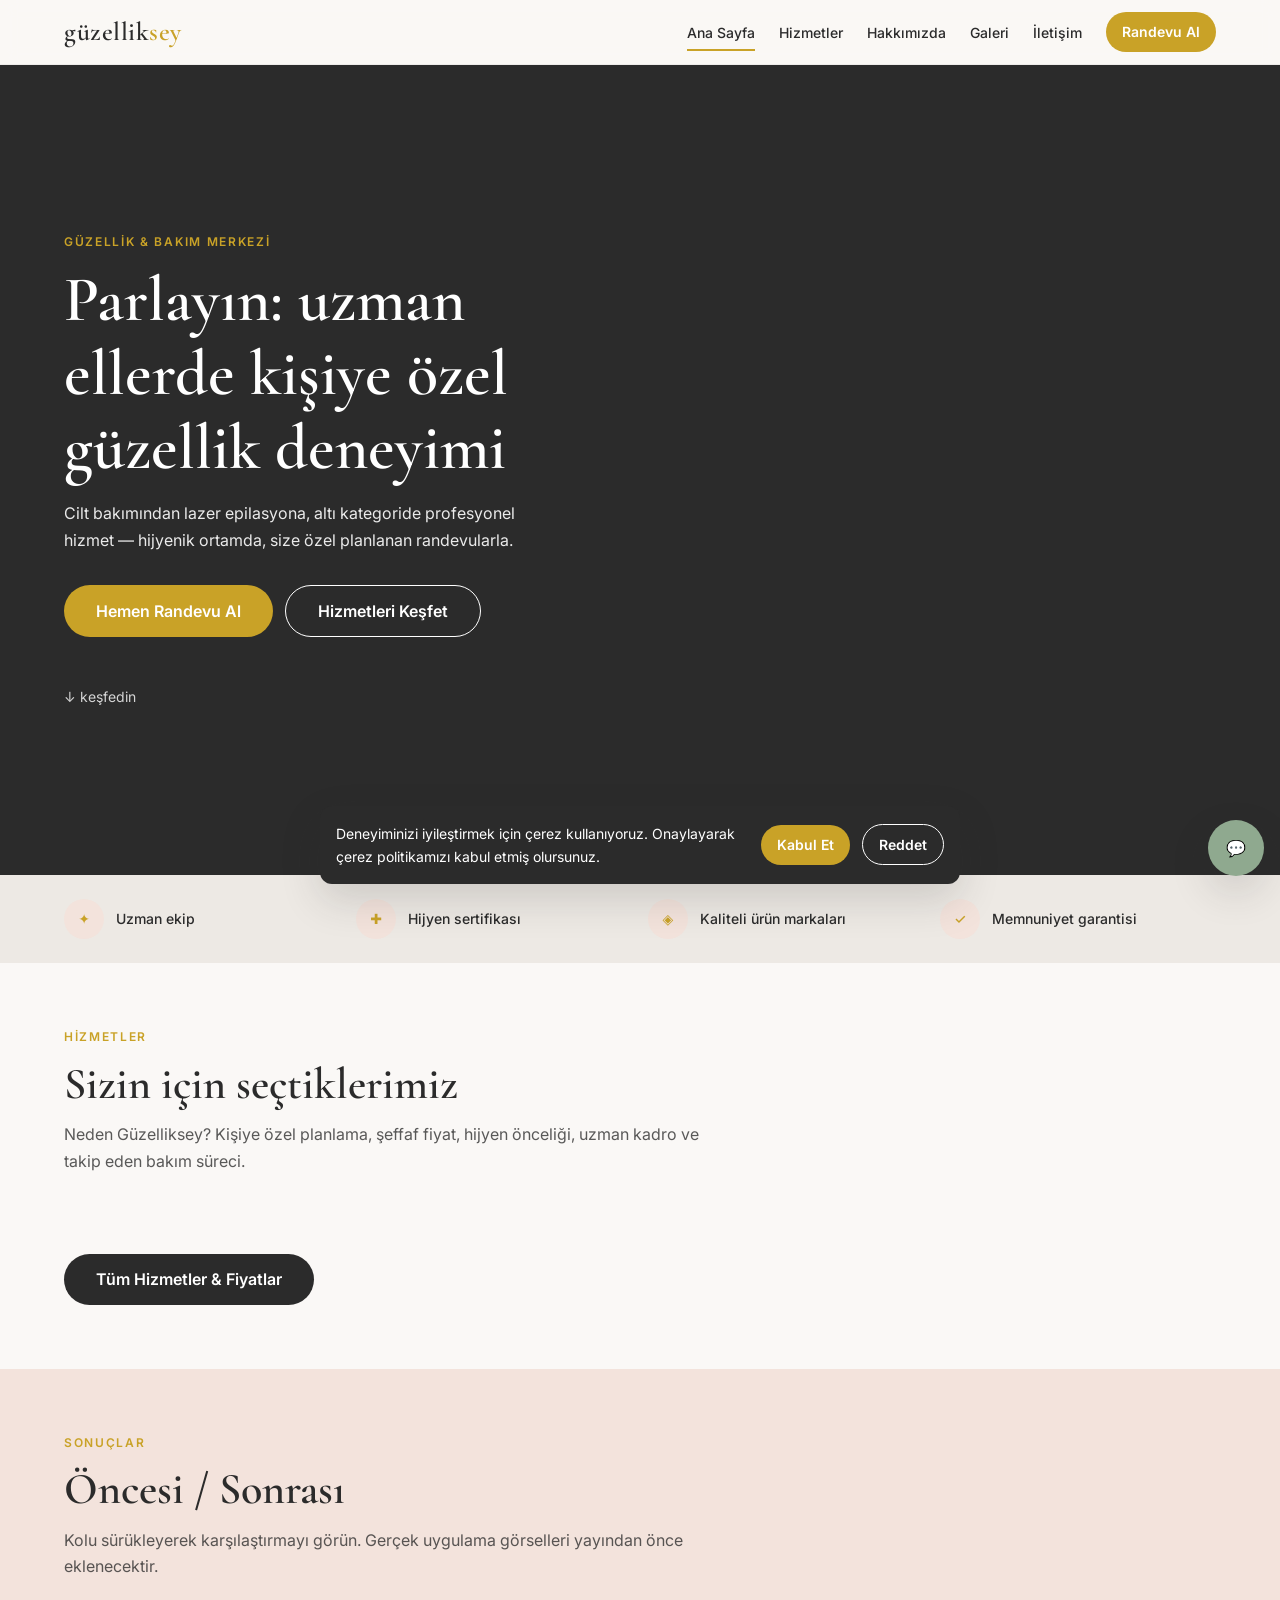
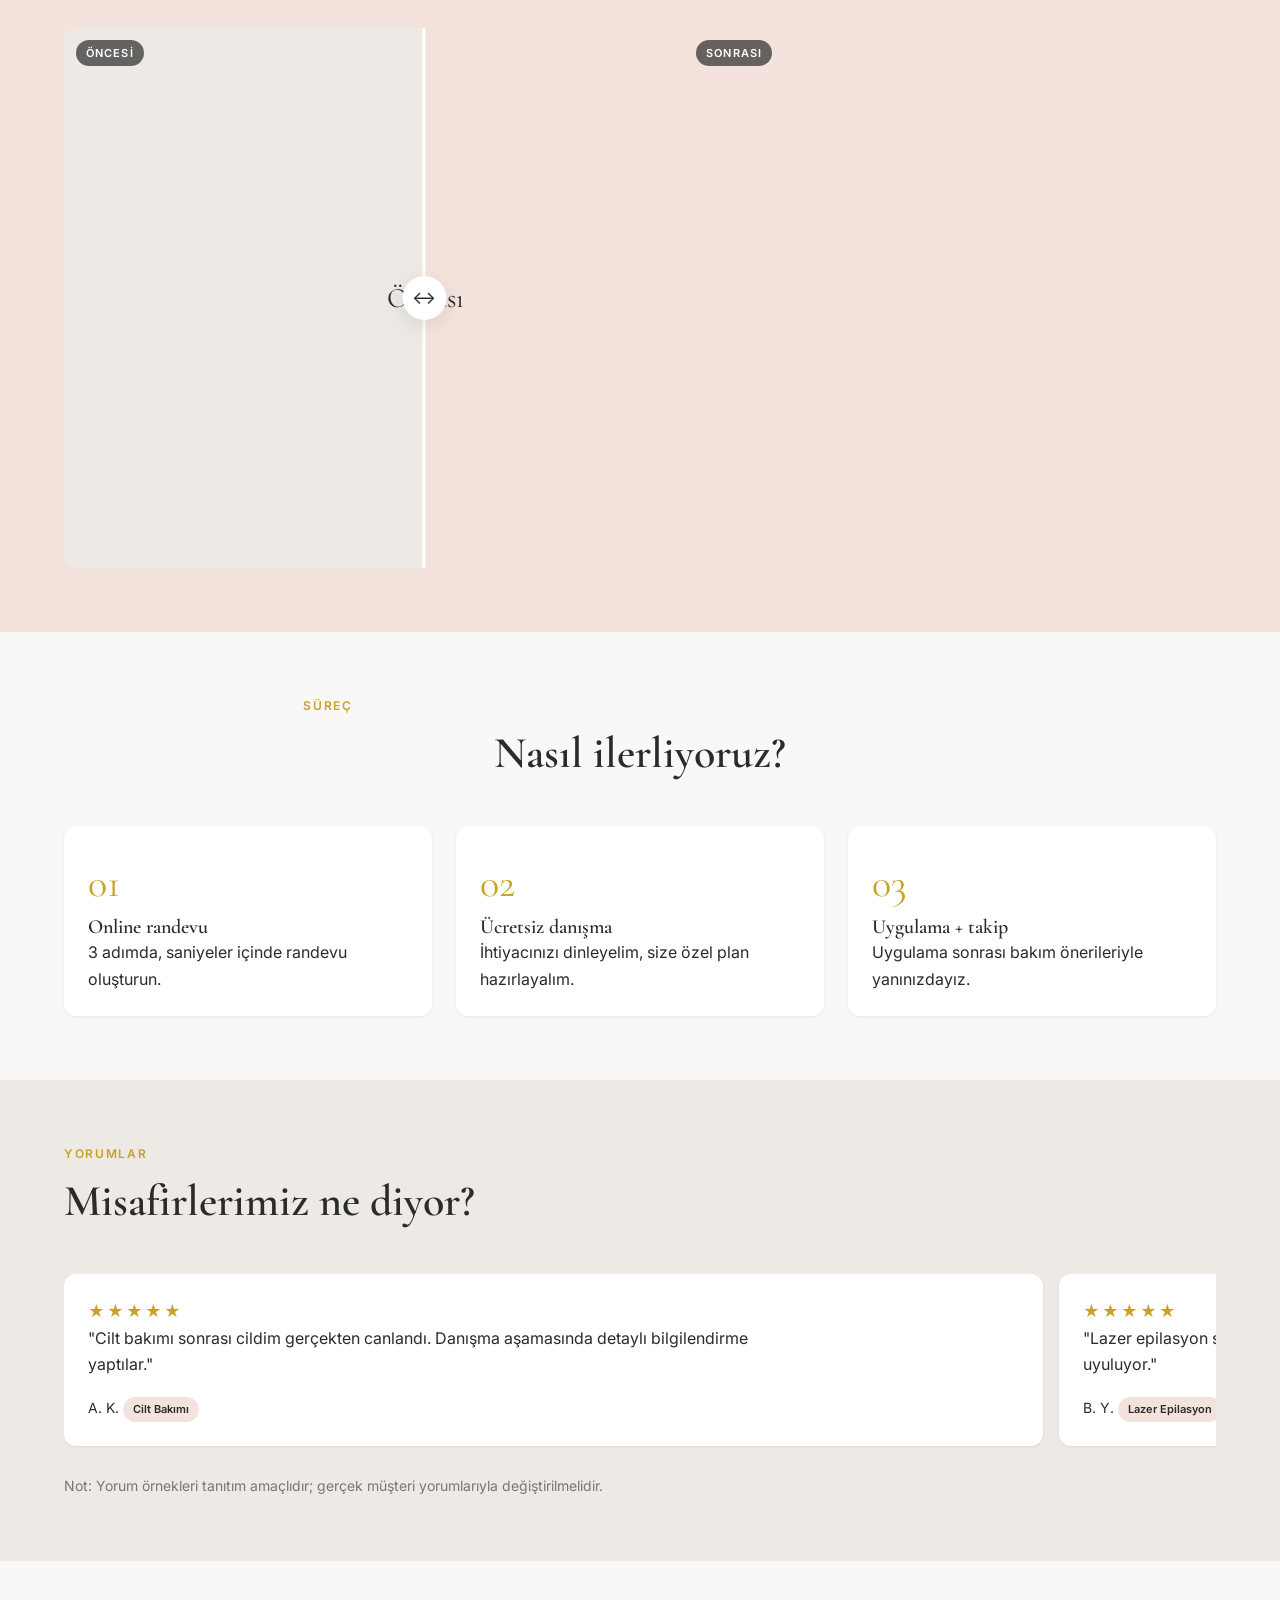
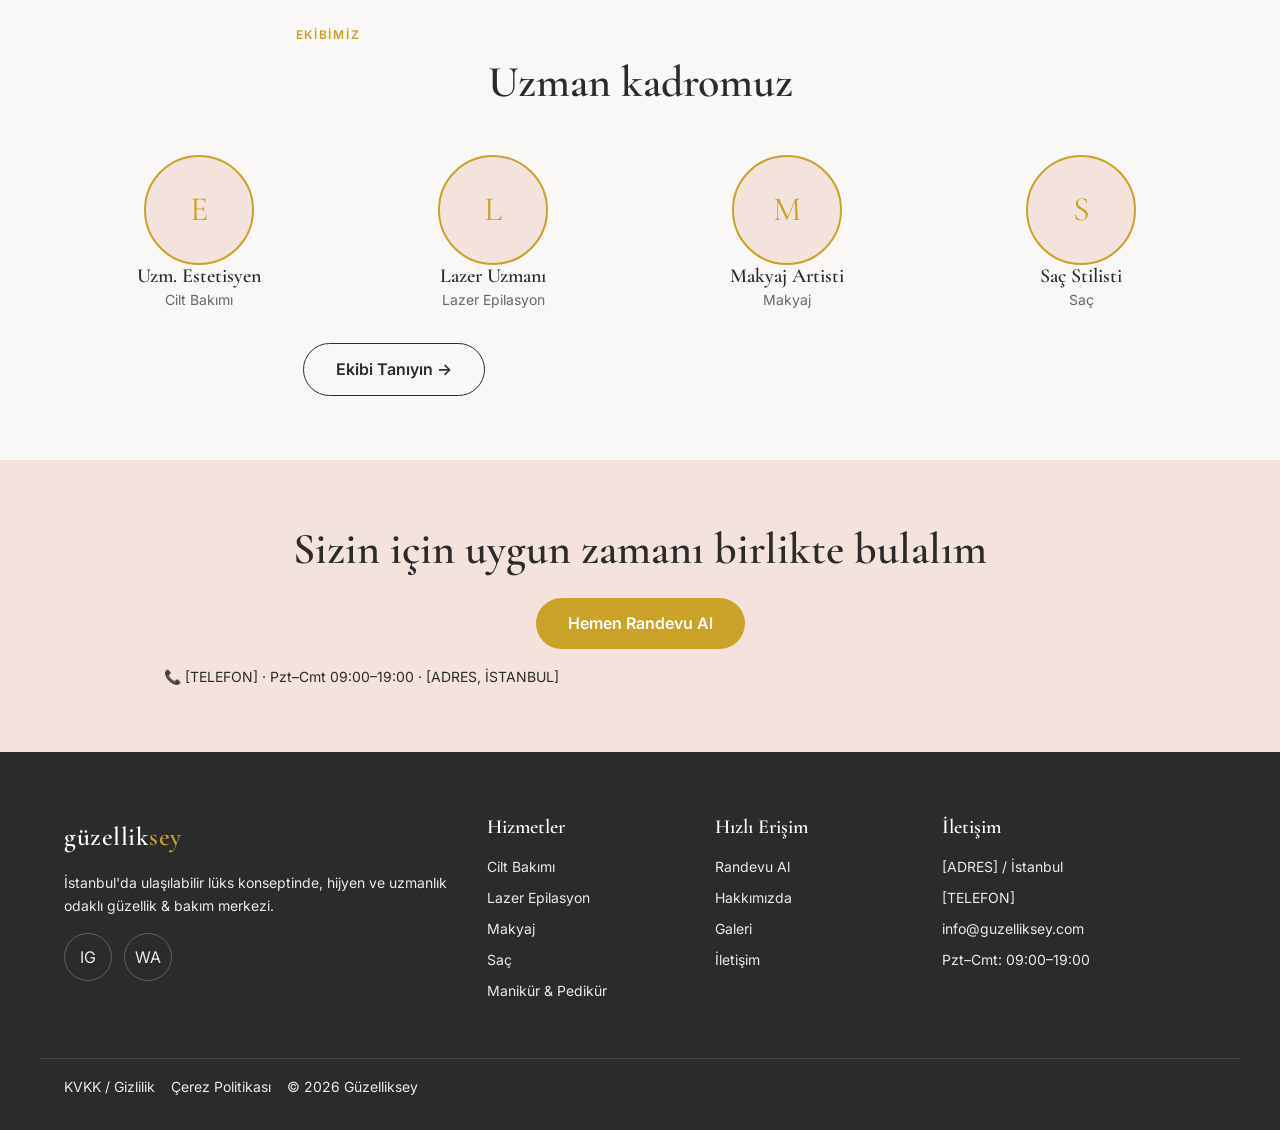
<file: index.html>
<!DOCTYPE html>
<html lang="tr">
<head>
  <meta charset="UTF-8" />
  <meta name="viewport" content="width=device-width, initial-scale=1.0" />
  <title>Güzelliksey | Güzellik Merkezi İstanbul — Randevu Al</title>
  <meta name="description" content="İstanbul'da uzman kadrosuyla cilt bakımı, lazer epilasyon, makyaj, saç ve tırnak hizmetleri. Online randevu alın, ücretsiz danışma fırsatını kaçırmayın." />
  <meta property="og:title" content="Güzelliksey | Güzellik Merkezi İstanbul" />
  <meta property="og:description" content="Uzman ekip, hijyenik ortam, kişiye özel bakım planları. Hemen online randevu alın." />
  <meta property="og:type" content="website" />
  <link rel="preconnect" href="https://fonts.googleapis.com" />
  <link rel="preconnect" href="https://fonts.gstatic.com" crossorigin />
  <link href="https://fonts.googleapis.com/css2?family=Cormorant+Garamond:wght@500;600&family=Inter:wght@400;500;600&display=swap" rel="stylesheet" />
  <link rel="stylesheet" href="css/tokens.css" />
  <link rel="stylesheet" href="css/style.css" />
  <script type="application/ld+json">
  {
    "@context": "https://schema.org",
    "@type": "LocalBusiness",
    "name": "Güzelliksey",
    "description": "Güzellik ve bakım merkezi: cilt bakımı, lazer epilasyon, makyaj, saç, tırnak.",
    "telephone": "[TELEFON]",
    "address": { "@type": "PostalAddress", "addressLocality": "İstanbul", "streetAddress": "[ADRES]" },
    "openingHours": "Mo-Sa 09:00-19:00"
  }
  </script>
</head>
<body>
  <a class="skip-link" href="#icerik">İçeriğe atla</a>

  <!-- ===== Header ===== -->
  <header class="site-header">
    <div class="container site-header__inner">
      <a href="index.html" class="brand">güzellik<span>sey</span></a>
      <nav class="nav-desktop" aria-label="Ana menü">
        <ul>
          <li><a href="index.html" aria-current="page">Ana Sayfa</a></li>
          <li><a href="hizmetler.html">Hizmetler</a></li>
          <li><a href="hakkimizda.html">Hakkımızda</a></li>
          <li><a href="galeri.html">Galeri</a></li>
          <li><a href="iletisim.html">İletişim</a></li>
          <li><a class="btn btn--primary btn--sm" href="randevu.html">Randevu Al</a></li>
        </ul>
      </nav>
      <button class="nav-toggle" aria-expanded="false" aria-controls="mobil-menu" aria-label="Menüyü aç/kapat">
        <span></span><span></span><span></span>
      </button>
    </div>
  </header>

  <nav class="nav-drawer" id="mobil-menu" aria-label="Mobil menü">
    <a href="index.html">Ana Sayfa</a>
    <a href="hizmetler.html">Hizmetler</a>
    <a href="hakkimizda.html">Hakkımızda</a>
    <a href="galeri.html">Galeri</a>
    <a href="iletisim.html">İletişim</a>
    <a class="btn btn--primary" href="randevu.html">Randevu Al</a>
  </nav>

  <main id="icerik">
    <!-- ===== 1. Hero ===== -->
    <section class="hero">
      <div class="container">
        <p class="eyebrow">Güzellik &amp; Bakım Merkezi</p>
        <h1 class="hero__title">Parlayın: uzman ellerde kişiye özel güzellik deneyimi</h1>
        <p class="hero__lead">Cilt bakımından lazer epilasyona, altı kategoride profesyonel hizmet — hijyenik ortamda, size özel planlanan randevularla.</p>
        <div class="hero__cta">
          <a class="btn btn--primary" href="randevu.html">Hemen Randevu Al</a>
          <a class="btn btn--ghost" href="hizmetler.html">Hizmetleri Keşfet</a>
        </div>
        <p class="hero__scroll" aria-hidden="true">↓ keşfedin</p>
      </div>
    </section>

    <!-- ===== 2. Güven Şeridi ===== -->
    <section class="trust section" style="padding-block: var(--space-5);">
      <div class="container trust__list">
        <div class="trust__item"><span class="trust__icon">✦</span> Uzman ekip</div>
        <div class="trust__item"><span class="trust__icon">✚</span> Hijyen sertifikası</div>
        <div class="trust__item"><span class="trust__icon">◈</span> Kaliteli ürün markaları</div>
        <div class="trust__item"><span class="trust__icon">✓</span> Memnuniyet garantisi</div>
      </div>
    </section>

    <!-- ===== 3. Hizmet Öne Çıkanlar ===== -->
    <section class="section">
      <div class="container">
        <div class="section__head">
          <p class="eyebrow">Hizmetler</p>
          <h2 class="section__title">Sizin için seçtiklerimiz</h2>
          <p class="section__lead">Neden Güzelliksey? Kişiye özel planlama, şeffaf fiyat, hijyen önceliği, uzman kadro ve takip eden bakım süreci.</p>
        </div>
        <div class="card-grid" id="oz-hizmetler"><!-- JS ile doldurulur --></div>
        <p style="margin-top: var(--space-6);"><a class="btn btn--dark" href="hizmetler.html">Tüm Hizmetler &amp; Fiyatlar</a></p>
      </div>
    </section>

    <!-- ===== 4. Öncesi / Sonrası ===== -->
    <section class="section section--soft">
      <div class="container">
        <div class="section__head">
          <p class="eyebrow">Sonuçlar</p>
          <h2 class="section__title">Öncesi / Sonrası</h2>
          <p class="section__lead">Kolu sürükleyerek karşılaştırmayı görün. Gerçek uygulama görselleri yayından önce eklenecektir.</p>
        </div>
        <div class="ba-slider" style="max-width: 720px;">
          <div class="ba-slider__pane ba-slider__before">Öncesi</div>
          <div class="ba-slider__pane ba-slider__after">Sonrası</div>
          <span class="ba-slider__tag ba-slider__tag--before">Öncesi</span>
          <span class="ba-slider__tag ba-slider__tag--after">Sonrası</span>
          <div class="ba-slider__handle" role="slider" tabindex="0" aria-label="Karşılaştırma kolu" aria-valuemin="0" aria-valuemax="100" aria-valuenow="50"></div>
        </div>
      </div>
    </section>

    <!-- ===== 5. Nasıl İlerliyoruz ===== -->
    <section class="section">
      <div class="container">
        <div class="section__head text-center">
          <p class="eyebrow">Süreç</p>
          <h2 class="section__title">Nasıl ilerliyoruz?</h2>
        </div>
        <div class="steps">
          <div class="step"><span class="step__num"></span><h3>Online randevu</h3><p>3 adımda, saniyeler içinde randevu oluşturun.</p></div>
          <div class="step"><span class="step__num"></span><h3>Ücretsiz danışma</h3><p>İhtiyacınızı dinleyelim, size özel plan hazırlayalım.</p></div>
          <div class="step"><span class="step__num"></span><h3>Uygulama + takip</h3><p>Uygulama sonrası bakım önerileriyle yanınızdayız.</p></div>
        </div>
      </div>
    </section>

    <!-- ===== 6. Müşteri Yorumları ===== -->
    <section class="section section--surface">
      <div class="container">
        <div class="section__head">
          <p class="eyebrow">Yorumlar</p>
          <h2 class="section__title">Misafirlerimiz ne diyor?</h2>
        </div>
        <div class="carousel">
          <article class="review">
            <p class="review__stars" aria-label="5 üzerinden 5 yıldız">★★★★★</p>
            <p>"Cilt bakımı sonrası cildim gerçekten canlandı. Danışma aşamasında detaylı bilgilendirme yaptılar."</p>
            <p class="review__meta">A. K. <span class="tag">Cilt Bakımı</span></p>
          </article>
          <article class="review">
            <p class="review__stars" aria-label="5 üzerinden 5 yıldız">★★★★★</p>
            <p>"Lazer epilasyon süreci çok hijyenik ve profesyonel ilerledi. Randevu saatine birebir uyuluyor."</p>
            <p class="review__meta">B. Y. <span class="tag">Lazer Epilasyon</span></p>
          </article>
          <article class="review">
            <p class="review__stars" aria-label="5 üzerinden 5 yıldız">★★★★★</p>
            <p>"Düğün makyajım tam istediğim gibi oldu; gün boyu bozulmadan kaldı. Teşekkürler ekip!"</p>
            <p class="review__meta">D. S. <span class="tag">Makyaj</span></p>
          </article>
        </div>
        <p style="font-size: var(--fs-small); color: rgba(43,43,43,.6); margin-top: var(--space-3);">Not: Yorum örnekleri tanıtım amaçlıdır; gerçek müşteri yorumlarıyla değiştirilmelidir.</p>
      </div>
    </section>

    <!-- ===== 7. Ekip ===== -->
    <section class="section">
      <div class="container">
        <div class="section__head text-center">
          <p class="eyebrow">Ekibimiz</p>
          <h2 class="section__title">Uzman kadromuz</h2>
        </div>
        <div class="team-grid">
          <div class="member"><div class="member__photo">E</div><h3>Uzm. Estetisyen</h3><p class="member__role">Cilt Bakımı</p></div>
          <div class="member"><div class="member__photo">L</div><h3>Lazer Uzmanı</h3><p class="member__role">Lazer Epilasyon</p></div>
          <div class="member"><div class="member__photo">M</div><h3>Makyaj Artisti</h3><p class="member__role">Makyaj</p></div>
          <div class="member"><div class="member__photo">S</div><h3>Saç Stilisti</h3><p class="member__role">Saç</p></div>
        </div>
        <p class="text-center" style="margin-top: var(--space-6);"><a class="btn btn--ghost" href="hakkimizda.html">Ekibi Tanıyın →</a></p>
      </div>
    </section>

    <!-- ===== 8. Son CTA Bandı ===== -->
    <section class="cta-band">
      <div class="container">
        <h2 class="section__title">Sizin için uygun zamanı birlikte bulalım</h2>
        <a class="btn btn--primary" href="randevu.html">Hemen Randevu Al</a>
        <p class="cta-band__meta">
          <a href="tel:+905000000000">📞 [TELEFON]</a> · Pzt–Cmt 09:00–19:00 · <a href="iletisim.html">[ADRES, İSTANBUL]</a>
        </p>
      </div>
    </section>
  </main>

  <!-- ===== Footer ===== -->
  <footer class="site-footer">
    <div class="container footer-grid">
      <div>
        <a href="index.html" class="brand" style="color:#fff;">güzellik<span>sey</span></a>
        <p style="margin-top: var(--space-3); font-size: var(--fs-small);">İstanbul'da ulaşılabilir lüks konseptinde, hijyen ve uzmanlık odaklı güzellik &amp; bakım merkezi.</p>
        <div class="social">
          <a href="#" aria-label="Instagram">IG</a>
          <a href="#" aria-label="WhatsApp">WA</a>
        </div>
      </div>
      <div>
        <h3>Hizmetler</h3>
        <ul>
          <li><a href="hizmetler.html">Cilt Bakımı</a></li>
          <li><a href="hizmetler.html">Lazer Epilasyon</a></li>
          <li><a href="hizmetler.html">Makyaj</a></li>
          <li><a href="hizmetler.html">Saç</a></li>
          <li><a href="hizmetler.html">Manikür &amp; Pedikür</a></li>
        </ul>
      </div>
      <div>
        <h3>Hızlı Erişim</h3>
        <ul>
          <li><a href="randevu.html">Randevu Al</a></li>
          <li><a href="hakkimizda.html">Hakkımızda</a></li>
          <li><a href="galeri.html">Galeri</a></li>
          <li><a href="iletisim.html">İletişim</a></li>
        </ul>
      </div>
      <div>
        <h3>İletişim</h3>
        <ul>
          <li>[ADRES] / İstanbul</li>
          <li><a href="tel:+905000000000">[TELEFON]</a></li>
          <li><a href="mailto:info@guzelliksey.com">info@guzelliksey.com</a></li>
          <li>Pzt–Cmt: 09:00–19:00</li>
        </ul>
      </div>
    </div>
    <div class="container footer-legal">
      <a href="#">KVKK / Gizlilik</a><a href="#">Çerez Politikası</a>
      <span>© <span id="yil"></span> Güzelliksey</span>
    </div>
  </footer>

  <!-- Mobil alt bar -->
  <nav class="mobile-bar" aria-label="Hızlı işlemler">
    <a href="randevu.html" class="is-cta">📅 Randevu</a>
    <a href="https://wa.me/905000000000">💬 WhatsApp</a>
    <a href="iletisim.html">📍 Yol Tarifi</a>
  </nav>

  <!-- Yüzen WhatsApp -->
  <a class="fab" href="https://wa.me/905000000000" aria-label="WhatsApp ile yazın">💬</a>

  <!-- Çerez bandı -->
  <div class="cookie-bar" role="dialog" aria-label="Çerez onayı">
    <p>Deneyiminizi iyileştirmek için çerez kullanıyoruz. Onaylayarak çerez politikamızı kabul etmiş olursunuz.</p>
    <button class="btn btn--primary btn--sm" data-cookie-choice="accepted">Kabul Et</button>
    <button class="btn btn--ghost btn--sm" style="border-color:#fff;color:#fff;" data-cookie-choice="rejected">Reddet</button>
  </div>

  <script src="js/site.js"></script>
  <script>
    // Ana sayfa hizmet kartları
    document.addEventListener("DOMContentLoaded", () => {
      const wrap = document.getElementById("oz-hizmetler");
      if (wrap && window.SERVICES) {
        wrap.innerHTML = SERVICES.slice(0, 3).map((s) => `
          <article class="card">
            <div class="card__media" aria-hidden="true">✦</div>
            <div class="card__body">
              <h3>${s.name}</h3>
              <p>${s.desc}</p>
              <p class="card__price">başlangıç ${formatPrice(s.price)}</p>
              <a class="card__link" href="hizmetler.html#${s.id}">Detayı Gör</a>
            </div>
          </article>`).join("");
      }
      const y = document.getElementById("yil");
      if (y) y.textContent = new Date().getFullYear();
    });
  </script>
</body>
</html>
</file>
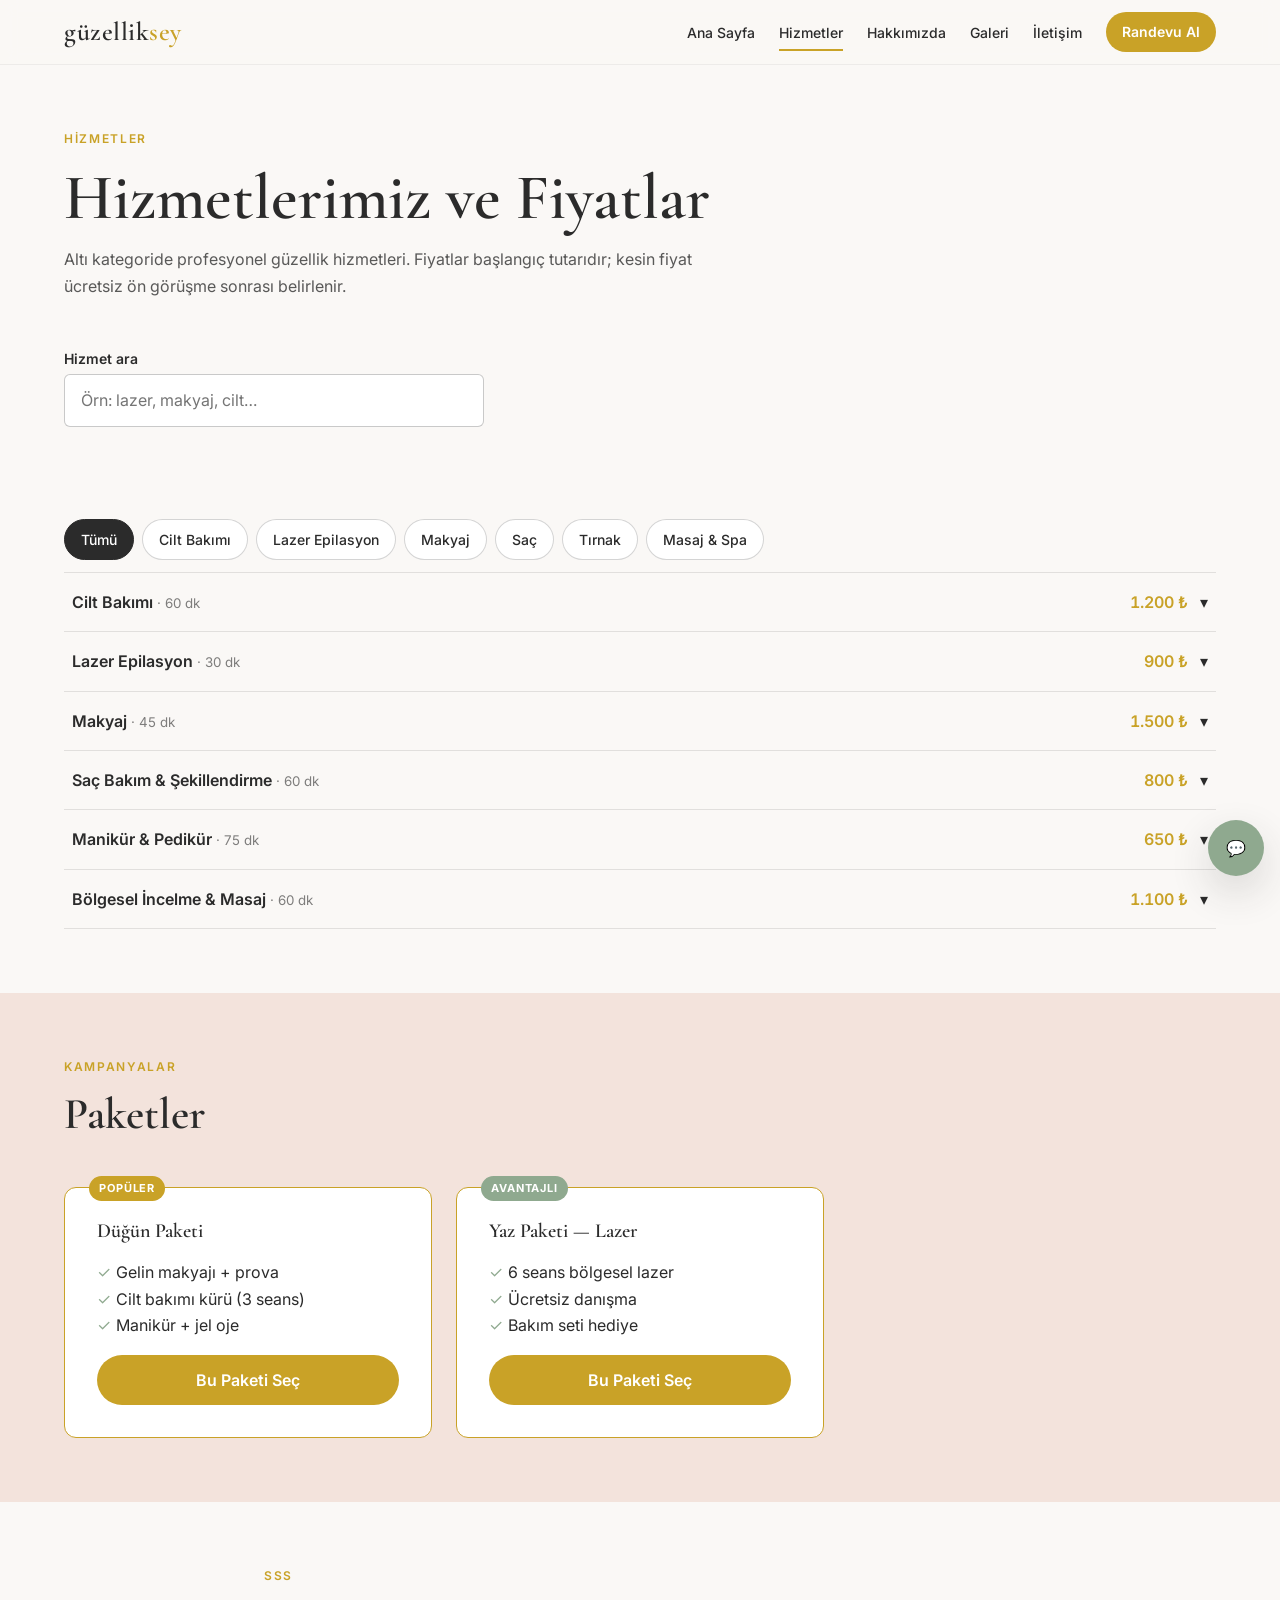
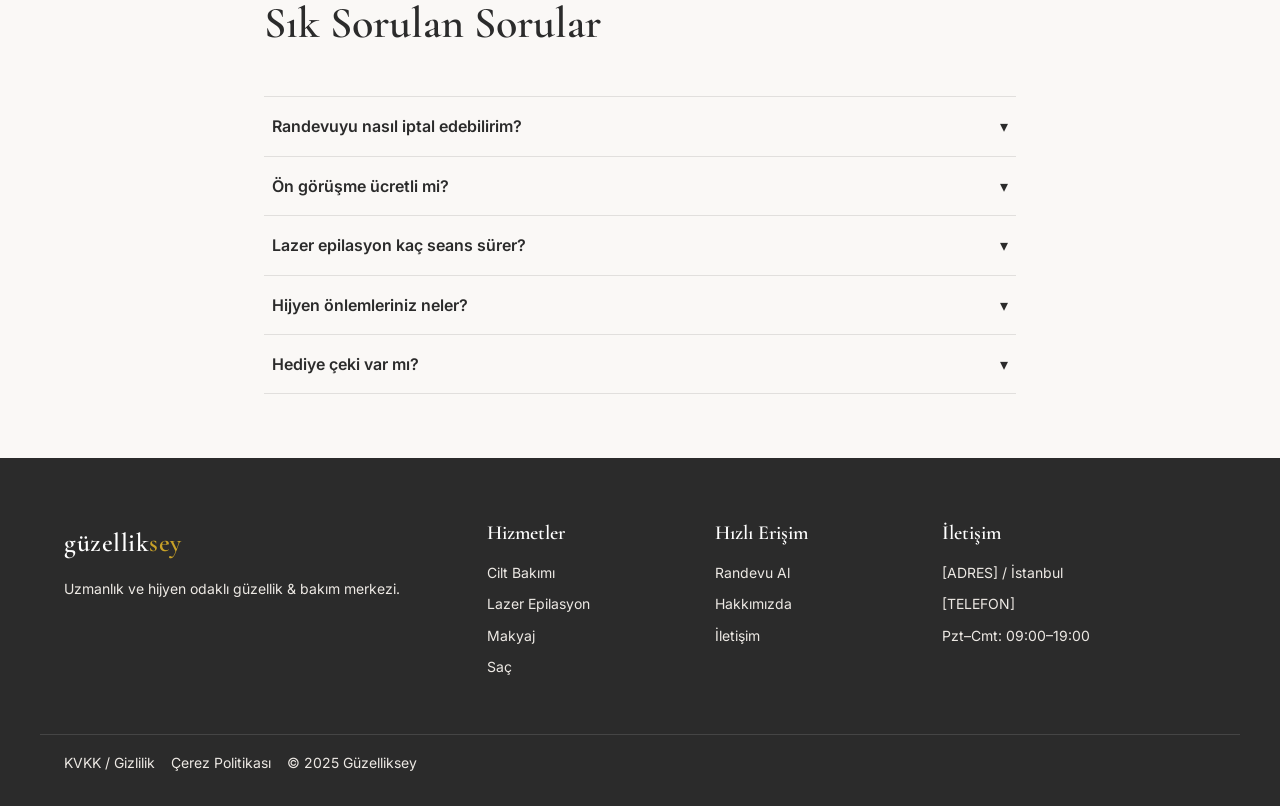
<file: hizmetler.html>
<!DOCTYPE html>
<html lang="tr">
<head>
  <meta charset="UTF-8" />
  <meta name="viewport" content="width=device-width, initial-scale=1.0" />
  <title>Hizmetler &amp; Fiyatlar | Güzelliksey Güzellik Merkezi</title>
  <meta name="description" content="Cilt bakımı, lazer epilasyon, makyaj, saç, manikür-pedikür ve bölgesel incelme hizmetleri. Süre ve başlangıç fiyatlarıyla şeffaf hizmet listesi." />
  <link rel="preconnect" href="https://fonts.googleapis.com" />
  <link rel="preconnect" href="https://fonts.gstatic.com" crossorigin />
  <link href="https://fonts.googleapis.com/css2?family=Cormorant+Garamond:wght@500;600&family=Inter:wght@400;500;600&display=swap" rel="stylesheet" />
  <link rel="stylesheet" href="css/tokens.css" />
  <link rel="stylesheet" href="css/style.css" />
</head>
<body>
  <a class="skip-link" href="#icerik">İçeriğe atla</a>

  <header class="site-header">
    <div class="container site-header__inner">
      <a href="index.html" class="brand">güzellik<span>sey</span></a>
      <nav class="nav-desktop" aria-label="Ana menü">
        <ul>
          <li><a href="index.html">Ana Sayfa</a></li>
          <li><a href="hizmetler.html" aria-current="page">Hizmetler</a></li>
          <li><a href="hakkimizda.html">Hakkımızda</a></li>
          <li><a href="galeri.html">Galeri</a></li>
          <li><a href="iletisim.html">İletişim</a></li>
          <li><a class="btn btn--primary btn--sm" href="randevu.html">Randevu Al</a></li>
        </ul>
      </nav>
      <button class="nav-toggle" aria-expanded="false" aria-controls="mobil-menu" aria-label="Menüyü aç/kapat"><span></span><span></span><span></span></button>
    </div>
  </header>
  <nav class="nav-drawer" id="mobil-menu" aria-label="Mobil menü">
    <a href="index.html">Ana Sayfa</a><a href="hizmetler.html">Hizmetler</a><a href="hakkimizda.html">Hakkımızda</a>
    <a href="galeri.html">Galeri</a><a href="iletisim.html">İletişim</a><a class="btn btn--primary" href="randevu.html">Randevu Al</a>
  </nav>

  <main id="icerik">
    <section class="section">
      <div class="container">
        <div class="section__head">
          <p class="eyebrow">Hizmetler</p>
          <h1>Hizmetlerimiz ve Fiyatlar</h1>
          <p class="section__lead">Altı kategoride profesyonel güzellik hizmetleri. Fiyatlar başlangıç tutarıdır; kesin fiyat ücretsiz ön görüşme sonrası belirlenir.</p>
        </div>

        <!-- Arama -->
        <div class="field" style="max-width: 420px;">
          <label for="ara">Hizmet ara</label>
          <input type="search" id="ara" placeholder="Örn: lazer, makyaj, cilt…" />
        </div>
      </div>
    </section>

    <!-- Kategori filtresi (sticky) -->
    <div class="filter-bar">
      <div class="container" id="filtreler" style="display:flex; gap: var(--space-2); overflow-x:auto;"></div>
    </div>

    <section style="padding-bottom: var(--space-8);">
      <div class="container">
        <div class="accordion" id="hizmet-listesi"></div>
      </div>
    </section>

    <!-- Paketler -->
    <section class="section section--soft">
      <div class="container">
        <div class="section__head">
          <p class="eyebrow">Kampanyalar</p>
          <h2 class="section__title">Paketler</h2>
        </div>
        <div class="card-grid">
          <article class="package">
            <span class="badge">Popüler</span>
            <h3>Düğün Paketi</h3>
            <ul style="margin: var(--space-4) 0;">
              <li style="padding-left:1.2em;position:relative;"><span style="position:absolute;left:0;color:var(--color-accent);">✓</span> Gelin makyajı + prova</li>
              <li style="padding-left:1.2em;position:relative;"><span style="position:absolute;left:0;color:var(--color-accent);">✓</span> Cilt bakımı kürü (3 seans)</li>
              <li style="padding-left:1.2em;position:relative;"><span style="position:absolute;left:0;color:var(--color-accent);">✓</span> Manikür + jel oje</li>
            </ul>
            <a class="btn btn--primary btn--block" href="randevu.html?hizmet=makyaj">Bu Paketi Seç</a>
          </article>
          <article class="package">
            <span class="badge badge--accent">Avantajlı</span>
            <h3>Yaz Paketi — Lazer</h3>
            <ul style="margin: var(--space-4) 0;">
              <li style="padding-left:1.2em;position:relative;"><span style="position:absolute;left:0;color:var(--color-accent);">✓</span> 6 seans bölgesel lazer</li>
              <li style="padding-left:1.2em;position:relative;"><span style="position:absolute;left:0;color:var(--color-accent);">✓</span> Ücretsiz danışma</li>
              <li style="padding-left:1.2em;position:relative;"><span style="position:absolute;left:0;color:var(--color-accent);">✓</span> Bakım seti hediye</li>
            </ul>
            <a class="btn btn--primary btn--block" href="randevu.html?hizmet=lazer-epilasyon">Bu Paketi Seç</a>
          </article>
        </div>
      </div>
    </section>

    <!-- SSS -->
    <section class="section">
      <div class="container" style="max-width: 800px;">
        <div class="section__head">
          <p class="eyebrow">SSS</p>
          <h2 class="section__title">Sık Sorulan Sorular</h2>
        </div>
        <div class="accordion">
          <div class="accordion__item">
            <button class="accordion__button" aria-expanded="false" aria-controls="sss1"><span class="accordion__title">Randevuyu nasıl iptal edebilirim?</span><span class="accordion__chev">▾</span></button>
            <div class="accordion__panel" id="sss1"><div class="accordion__inner"><p>Randevunuzdan en az 24 saat önce telefon veya WhatsApp ile ücretsiz iptal/erteleme yapabilirsiniz.</p></div></div>
          </div>
          <div class="accordion__item">
            <button class="accordion__button" aria-expanded="false" aria-controls="sss2"><span class="accordion__title">Ön görüşme ücretli mi?</span><span class="accordion__chev">▾</span></button>
            <div class="accordion__panel" id="sss2"><div class="accordion__inner"><p>Hayır. Tüm hizmetlerde ihtiyaç analizi ve planlama için ön görüşme ücretsizdir.</p></div></div>
          </div>
          <div class="accordion__item">
            <button class="accordion__button" aria-expanded="false" aria-controls="sss3"><span class="accordion__title">Lazer epilasyon kaç seans sürer?</span><span class="accordion__chev">▾</span></button>
            <div class="accordion__panel" id="sss3"><div class="accordion__inner"><p>Bölge, cilt ve kıl yapısına göre değişmekle birlikte genellikle 6–8 seans planlanır; net plan ön görüşmede belirlenir.</p></div></div>
          </div>
          <div class="accordion__item">
            <button class="accordion__button" aria-expanded="false" aria-controls="sss4"><span class="accordion__title">Hijyen önlemleriniz neler?</span><span class="accordion__chev">▾</span></button>
            <div class="accordion__panel" id="sss4"><div class="accordion__inner"><p>Tek kullanımlık malzemeler, sterilizasyon protokolleri ve düzenli alan dezenfeksiyonu uygulanır.</p></div></div>
          </div>
          <div class="accordion__item">
            <button class="accordion__button" aria-expanded="false" aria-controls="sss5"><span class="accordion__title">Hediye çeki var mı?</span><span class="accordion__chev">▾</span></button>
            <div class="accordion__panel" id="sss5"><div class="accordion__inner"><p>İletişim sayfasından bize ulaşarak dilediğiniz tutarda hediye çeki oluşturabilirsiniz.</p></div></div>
          </div>
        </div>
      </div>
    </section>
  </main>

  <footer class="site-footer">
    <div class="container footer-grid">
      <div>
        <a href="index.html" class="brand" style="color:#fff;">güzellik<span>sey</span></a>
        <p style="margin-top: var(--space-3); font-size: var(--fs-small);">Uzmanlık ve hijyen odaklı güzellik &amp; bakım merkezi.</p>
      </div>
      <div><h3>Hizmetler</h3><ul><li><a href="hizmetler.html">Cilt Bakımı</a></li><li><a href="hizmetler.html">Lazer Epilasyon</a></li><li><a href="hizmetler.html">Makyaj</a></li><li><a href="hizmetler.html">Saç</a></li></ul></div>
      <div><h3>Hızlı Erişim</h3><ul><li><a href="randevu.html">Randevu Al</a></li><li><a href="hakkimizda.html">Hakkımızda</a></li><li><a href="iletisim.html">İletişim</a></li></ul></div>
      <div><h3>İletişim</h3><ul><li>[ADRES] / İstanbul</li><li><a href="tel:+905000000000">[TELEFON]</a></li><li>Pzt–Cmt: 09:00–19:00</li></ul></div>
    </div>
    <div class="container footer-legal"><a href="#">KVKK / Gizlilik</a><a href="#">Çerez Politikası</a><span>© 2025 Güzelliksey</span></div>
  </footer>

  <nav class="mobile-bar" aria-label="Hızlı işlemler">
    <a href="randevu.html" class="is-cta">📅 Randevu</a>
    <a href="https://wa.me/905000000000">💬 WhatsApp</a>
    <a href="iletisim.html">📍 Yol Tarifi</a>
  </nav>
  <a class="fab" href="https://wa.me/905000000000" aria-label="WhatsApp ile yazın">💬</a>

  <script src="js/site.js"></script>
  <script>
    document.addEventListener("DOMContentLoaded", () => {
      const filt = document.getElementById("filtreler");
      const liste = document.getElementById("hizmet-listesi");
      const ara = document.getElementById("ara");
      let aktifCat = "hepsi";

      function render() {
        const q = (ara.value || "").toLocaleLowerCase("tr");
        const items = SERVICES.filter((s) =>
          (aktifCat === "hepsi" || s.cat === aktifCat) &&
          (!q || s.name.toLocaleLowerCase("tr").includes(q) || s.desc.toLocaleLowerCase("tr").includes(q)));
        liste.innerHTML = items.length ? items.map((s) => `
          <div class="accordion__item" id="${s.id}">
            <button class="accordion__button" aria-expanded="false" aria-controls="p-${s.id}">
              <span class="accordion__title">${s.name} <small style="font-weight:400;color:rgba(43,43,43,.6);">· ${s.duration} dk</small></span>
              <span class="accordion__price">${formatPrice(s.price)}</span>
              <span class="accordion__chev">▾</span>
            </button>
            <div class="accordion__panel" id="p-${s.id}"><div class="accordion__inner">
              <p>${s.desc}</p>
              <ul>${s.subs.map((x) => `<li>${x}</li>`).join("")}</ul>
              <a class="btn btn--primary btn--sm" href="randevu.html?hizmet=${s.id}">Bu Hizmeti Seç →</a>
              <a class="btn btn--ghost btn--sm" href="https://wa.me/905000000000?text=${encodeURIComponent('Merhaba, ' + s.name + ' hizmeti hakkında fiyat bilgisi almak istiyorum.')}">Fiyat için Danış</a>
            </div></div>
          </div>`).join("") :
          `<p style="padding: var(--space-5) 0;">Aramanızla eşleşen hizmet bulunamadı. <a href="iletisim.html" style="color:var(--color-primary);font-weight:600;">Bize ulaşın</a>.</p>`;
        initAccordions(liste);
      }

      CATEGORIES.forEach((c, i) => {
        const b = document.createElement("button");
        b.className = "chip"; b.textContent = c.label;
        b.setAttribute("aria-pressed", String(i === 0));
        b.addEventListener("click", () => {
          aktifCat = c.id;
          filt.querySelectorAll(".chip").forEach((x) => x.setAttribute("aria-pressed", "false"));
          b.setAttribute("aria-pressed", "true");
          render();
        });
        filt.appendChild(b);
      });
      ara.addEventListener("input", render);
      render();

      // #hash ile açılış (ana sayfa "Detayı Gör" linkleri)
      if (location.hash) {
        const el = document.querySelector(location.hash + " .accordion__button");
        if (el) { el.click(); el.scrollIntoView({ behavior: "smooth", block: "center" }); }
      }
    });
  </script>
</body>
</html>
</file>
<file: css/tokens.css>
/* ==========================================================================
   guzelliksey — Tasarım Token'ları
   Kaynak: UI/UX Tasarım birimi tasarım planı
   ========================================================================== */
:root {
  /* Renk paleti */
  --color-primary: #C9A227;          /* Şampanya Altını — CTA, aktif durum */
  --color-primary-dark: #A8871F;     /* hover durumu */
  --color-primary-soft: #F3E3DC;     /* Gül Bej — bölüm zeminleri */
  --color-secondary: #2B2B2B;        /* Derin Antrasit — başlık, footer */
  --color-neutral-bg: #FAF8F6;       /* Kırık Beyaz — site zemini */
  --color-neutral-surface: #EDE9E4;  /* Sıcak Gri — kart/form zemini */
  --color-accent: #8FA98F;           /* Adaçayı Yeşili — onay/başarı */
  --color-accent-alert: #D96C5F;     /* Yumuşak Mercan — hata */
  --color-overlay: rgba(43, 43, 43, 0.55);
  --color-white: #FFFFFF;

  /* Tipografi */
  --font-display: "Cormorant Garamond", Georgia, serif;
  --font-ui: "Inter", system-ui, -apple-system, sans-serif;

  --fs-h1: clamp(32px, 8vw, 64px);
  --fs-h2: clamp(26px, 5vw, 44px);
  --fs-h3: 20px;
  --fs-body: 16px;
  --fs-small: 14px;
  --fs-eyebrow: 12px;

  --lh-heading: 1.15;
  --lh-body: 1.65;

  --ls-eyebrow: 0.14em;

  /* Boşluk ölçeği */
  --space-1: 4px;
  --space-2: 8px;
  --space-3: 12px;
  --space-4: 16px;
  --space-5: 24px;
  --space-6: 32px;
  --space-7: 48px;
  --space-8: 64px;
  --space-9: 96px;

  /* Radius & gölge */
  --radius-sm: 6px;
  --radius-md: 12px;
  --radius-lg: 20px;
  --radius-full: 999px;
  --shadow-sm: 0 1px 3px rgba(43, 43, 43, 0.08);
  --shadow-md: 0 6px 20px rgba(43, 43, 43, 0.10);
  --shadow-lg: 0 16px 40px rgba(43, 43, 43, 0.16);

  /* Düzen */
  --container-max: 1200px;
  --gutter: 16px;               /* mobil; md ve üstü 24px */
  --header-h: 64px;

  /* Erişilebilirlik */
  --focus-ring: 2px solid var(--color-secondary);
  --touch-min: 48px;

  /* Hareket */
  --transition-fast: 180ms ease;
  --transition-base: 200ms ease; /* akordeon: 200ms üst sınırı aşılmaz */
}

@media (min-width: 768px) {
  :root { --gutter: 24px; }
}
</file>
<file: css/style.css>
/* ==========================================================================
   guzelliksey — Ana Stil Sayfası (mobil-önce, responsive)
   Breakpoint'ler: sm 640 · md 768 · lg 1024 · xl 1280
   ========================================================================== */

/* ---------- Reset & temel ---------- */
*, *::before, *::after { box-sizing: border-box; margin: 0; padding: 0; }
html { scroll-behavior: smooth; -webkit-text-size-adjust: 100%; }
body {
  font-family: var(--font-ui);
  font-size: var(--fs-body);
  line-height: var(--lh-body);
  color: var(--color-secondary);
  background: var(--color-neutral-bg);
}
img, svg { display: block; max-width: 100%; height: auto; }
a { color: inherit; text-decoration: none; }
ul, ol { list-style: none; }
button { font: inherit; cursor: pointer; background: none; border: none; color: inherit; }
input, select, textarea { font: inherit; color: inherit; }

:focus-visible { outline: var(--focus-ring); outline-offset: 2px; border-radius: var(--radius-sm); }

/* ---------- Yardımcılar ---------- */
.container { width: 100%; max-width: var(--container-max); margin-inline: auto; padding-inline: var(--gutter); }
.skip-link {
  position: absolute; left: -9999px; top: 0; z-index: 200;
  background: var(--color-secondary); color: var(--color-white);
  padding: var(--space-3) var(--space-5);
}
.skip-link:focus { left: var(--space-4); top: var(--space-4); }
.visually-hidden {
  position: absolute !important; width: 1px; height: 1px;
  clip: rect(0 0 0 0); clip-path: inset(50%); overflow: hidden; white-space: nowrap;
}
.section { padding-block: var(--space-8); }
.section--soft { background: var(--color-primary-soft); }
.section--surface { background: var(--color-neutral-surface); }
.eyebrow {
  font-weight: 600; font-size: var(--fs-eyebrow);
  letter-spacing: var(--ls-eyebrow); text-transform: uppercase;
  color: var(--color-primary); margin-bottom: var(--space-3);
}
.section__title { font-family: var(--font-display); font-weight: 600; font-size: var(--fs-h2); line-height: var(--lh-heading); }
.section__lead { max-width: 66ch; margin-top: var(--space-3); color: rgba(43,43,43,.78); }
.section__head { margin-bottom: var(--space-7); }
.text-center { text-align: center; }
.text-center .section__lead { margin-inline: auto; }

/* ---------- Tipografi ---------- */
h1, h2, h3 { font-family: var(--font-display); font-weight: 600; line-height: var(--lh-heading); }
h1 { font-size: var(--fs-h1); }
h3 { font-size: var(--fs-h3); }
p { max-width: 66ch; }
.num { font-variant-numeric: tabular-nums; }

/* ---------- Butonlar ---------- */
.btn {
  display: inline-flex; align-items: center; justify-content: center; gap: var(--space-2);
  min-height: var(--touch-min); min-width: var(--touch-min);
  padding: var(--space-3) var(--space-6);
  border-radius: var(--radius-full);
  font-weight: 600; font-size: var(--fs-body);
  transition: background var(--transition-fast), color var(--transition-fast), transform var(--transition-fast);
}
.btn:active { transform: translateY(1px); }
.btn--primary { background: var(--color-primary); color: var(--color-white); } /* 16px+ 600 kuralı */
.btn--primary:hover { background: var(--color-primary-dark); }
.btn--ghost { border: 1.5px solid var(--color-secondary); color: var(--color-secondary); background: transparent; }
.btn--ghost:hover { background: var(--color-secondary); color: var(--color-white); }
.btn--dark { background: var(--color-secondary); color: var(--color-white); }
.btn--dark:hover { background: #000; }
.btn--block { width: 100%; }
.btn--sm { min-height: 40px; padding: var(--space-2) var(--space-4); font-size: var(--fs-small); }

/* ---------- Header / Nav ---------- */
.site-header {
  position: sticky; top: 0; z-index: 100;
  background: rgba(250, 248, 246, 0.9);
  backdrop-filter: blur(8px);
  border-bottom: 1px solid rgba(43,43,43,.06);
}
.site-header__inner {
  display: flex; align-items: center; justify-content: space-between;
  min-height: var(--header-h); gap: var(--space-4);
}
.brand { font-family: var(--font-display); font-size: 26px; font-weight: 600; letter-spacing: .02em; }
.brand span { color: var(--color-primary); }
.nav-desktop { display: none; }
.nav-desktop ul { display: flex; gap: var(--space-5); align-items: center; }
.nav-desktop a:not(.btn) { font-weight: 500; font-size: var(--fs-small); padding: var(--space-2) 0; border-bottom: 2px solid transparent; }
.nav-desktop a:not(.btn):hover, .nav-desktop a[aria-current="page"] { border-color: var(--color-primary); }
.nav-toggle { display: inline-flex; flex-direction: column; gap: 5px; padding: var(--space-3); }
.nav-toggle span { width: 24px; height: 2px; background: var(--color-secondary); transition: transform var(--transition-base), opacity var(--transition-base); }
.nav-toggle[aria-expanded="true"] span:nth-child(1) { transform: translateY(7px) rotate(45deg); }
.nav-toggle[aria-expanded="true"] span:nth-child(2) { opacity: 0; }
.nav-toggle[aria-expanded="true"] span:nth-child(3) { transform: translateY(-7px) rotate(-45deg); }

/* Mobil çekmece */
.nav-drawer {
  position: fixed; inset: 0; z-index: 99;
  background: var(--color-neutral-bg);
  display: flex; flex-direction: column; justify-content: center; gap: var(--space-5);
  padding: var(--space-8) var(--space-6);
  transform: translateX(100%); transition: transform var(--transition-base);
}
.nav-drawer.is-open { transform: translateX(0); }
.nav-drawer a { font-family: var(--font-display); font-size: 28px; }

/* Mobil alt sabit bar */
.mobile-bar {
  position: fixed; bottom: 0; left: 0; right: 0; z-index: 98;
  display: flex; background: var(--color-white); box-shadow: var(--shadow-lg);
}
.mobile-bar a {
  flex: 1; display: flex; flex-direction: column; align-items: center; gap: 2px;
  min-height: var(--touch-min); padding: var(--space-2);
  font-size: 11px; font-weight: 600;
}
.mobile-bar a + a { border-left: 1px solid rgba(43,43,43,.08); }
.mobile-bar .is-cta { color: var(--color-primary); }

/* ---------- Hero ---------- */
.hero {
  min-height: 100svh; display: flex; align-items: center;
  background:
    linear-gradient(var(--color-overlay), var(--color-overlay)),
    var(--color-secondary);
  color: var(--color-white);
  padding-block: var(--space-9);
}
.hero__title { max-width: 18ch; }
.hero__lead { margin-top: var(--space-4); max-width: 46ch; color: rgba(255,255,255,.9); }
.hero__cta { margin-top: var(--space-6); display: flex; flex-wrap: wrap; gap: var(--space-3); }
.hero .btn--ghost { border-color: var(--color-white); color: var(--color-white); }
.hero .btn--ghost:hover { background: var(--color-white); color: var(--color-secondary); }
.hero__scroll { margin-top: var(--space-7); font-size: var(--fs-small); opacity: .8; animation: bob 1.8s ease-in-out infinite; }
@keyframes bob { 0%,100% { transform: translateY(0); } 50% { transform: translateY(6px); } }

/* ---------- Güven şeridi ---------- */
.trust { background: var(--color-neutral-surface); }
.trust__list { display: grid; grid-template-columns: repeat(2, 1fr); gap: var(--space-4); }
.trust__item { display: flex; align-items: center; gap: var(--space-3); font-weight: 500; font-size: var(--fs-small); }
.trust__icon { width: 40px; height: 40px; flex: none; border-radius: var(--radius-full); background: var(--color-primary-soft); display: grid; place-items: center; color: var(--color-primary); }

/* ---------- Kartlar ---------- */
.card-grid { display: grid; gap: var(--space-5); grid-template-columns: 1fr; }
.card {
  background: var(--color-white); border-radius: var(--radius-md);
  box-shadow: var(--shadow-sm); overflow: hidden;
  display: flex; flex-direction: column;
  transition: box-shadow var(--transition-fast), transform var(--transition-fast);
}
.card:hover { box-shadow: var(--shadow-md); transform: translateY(-3px); }
.card__media { aspect-ratio: 4 / 3; background: var(--color-primary-soft); display: grid; place-items: center; color: var(--color-primary); font-family: var(--font-display); font-size: 40px; }
.card__body { padding: var(--space-5); display: flex; flex-direction: column; gap: var(--space-2); flex: 1; }
.card__price { font-weight: 600; font-variant-numeric: tabular-nums; color: var(--color-primary); }
.card__link { margin-top: auto; font-weight: 600; font-size: var(--fs-small); color: var(--color-secondary); border-bottom: 2px solid var(--color-primary); align-self: flex-start; padding-bottom: 2px; }

/* ---------- Öncesi/Sonrası ---------- */
.ba-slider { position: relative; overflow: hidden; border-radius: var(--radius-md); aspect-ratio: 4/3; user-select: none; touch-action: none; }
.ba-slider__pane { position: absolute; inset: 0; display: grid; place-items: center; font-family: var(--font-display); font-size: 28px; }
.ba-slider__before { background: var(--color-neutral-surface); color: var(--color-secondary); }
.ba-slider__after { background: var(--color-primary-soft); color: var(--color-secondary); clip-path: inset(0 0 0 var(--ba-pos, 50%)); }
.ba-slider__handle {
  position: absolute; top: 0; bottom: 0; left: var(--ba-pos, 50%);
  width: 3px; background: var(--color-white); transform: translateX(-50%); cursor: ew-resize;
}
.ba-slider__handle::after {
  content: "↔"; position: absolute; top: 50%; left: 50%; transform: translate(-50%,-50%);
  width: 44px; height: 44px; border-radius: var(--radius-full);
  background: var(--color-white); color: var(--color-secondary);
  display: grid; place-items: center; box-shadow: var(--shadow-md); font-size: 18px;
}
.ba-slider__tag { position: absolute; top: var(--space-3); font-size: 11px; font-weight: 600; letter-spacing: .1em; text-transform: uppercase; background: rgba(43,43,43,.7); color: #fff; padding: 4px 10px; border-radius: var(--radius-full); }
.ba-slider__tag--before { left: var(--space-3); }
.ba-slider__tag--after { right: var(--space-3); }

/* ---------- Zaman çizelgesi ---------- */
.steps { display: grid; gap: var(--space-5); counter-reset: step; }
.step { background: var(--color-white); border-radius: var(--radius-md); padding: var(--space-5); box-shadow: var(--shadow-sm); }
.step__num { counter-increment: step; font-family: var(--font-display); font-size: 40px; color: var(--color-primary); }
.step__num::before { content: counter(step, decimal-leading-zero); }

/* ---------- Yorumlar (karusel) ---------- */
.carousel { display: grid; grid-auto-flow: column; grid-auto-columns: 85%; gap: var(--space-4); overflow-x: auto; scroll-snap-type: x mandatory; padding-bottom: var(--space-4); }
.carousel > * { scroll-snap-align: start; }
.review { background: var(--color-white); border-radius: var(--radius-md); padding: var(--space-5); box-shadow: var(--shadow-sm); }
.review__stars { color: var(--color-primary); letter-spacing: 2px; }
.review__meta { margin-top: var(--space-3); font-size: var(--fs-small); }
.tag { display: inline-block; font-size: 11px; font-weight: 600; background: var(--color-primary-soft); color: var(--color-secondary); border-radius: var(--radius-full); padding: 3px 10px; margin-top: var(--space-2); }

/* ---------- Ekip ---------- */
.team-grid { display: grid; gap: var(--space-5); grid-template-columns: repeat(2, 1fr); }
.member { text-align: center; }
.member__photo { width: 110px; height: 110px; margin-inline: auto; border-radius: var(--radius-full); background: var(--color-primary-soft); display: grid; place-items: center; font-family: var(--font-display); font-size: 34px; color: var(--color-primary); border: 2px solid var(--color-primary); }
.member__role { font-size: var(--fs-small); color: rgba(43,43,43,.7); }

/* ---------- CTA bandı ---------- */
.cta-band { background: var(--color-primary-soft); text-align: center; padding-block: var(--space-8); }
.cta-band .btn { margin-top: var(--space-5); }
.cta-band__meta { margin-top: var(--space-4); font-size: var(--fs-small); }

/* ---------- Hizmetler: filtre + akordeon ---------- */
.filter-bar { position: sticky; top: var(--header-h); z-index: 40; background: var(--color-neutral-bg); padding-block: var(--space-3); display: flex; gap: var(--space-2); overflow-x: auto; }
.chip {
  flex: none; min-height: 40px; padding: var(--space-2) var(--space-4);
  border: 1.5px solid rgba(43,43,43,.2); border-radius: var(--radius-full);
  font-size: var(--fs-small); font-weight: 500; background: var(--color-white);
  transition: all var(--transition-fast);
}
.chip[aria-pressed="true"] { background: var(--color-secondary); color: var(--color-white); border-color: var(--color-secondary); }
.accordion { border-top: 1px solid rgba(43,43,43,.12); }
.accordion__item { border-bottom: 1px solid rgba(43,43,43,.12); }
.accordion__button {
  width: 100%; display: flex; align-items: center; gap: var(--space-3);
  padding: var(--space-4) var(--space-2); text-align: left; min-height: var(--touch-min);
}
.accordion__title { flex: 1; font-weight: 600; }
.accordion__price { font-weight: 600; font-variant-numeric: tabular-nums; color: var(--color-primary); white-space: nowrap; }
.accordion__chev { transition: transform var(--transition-base); flex: none; }
.accordion__button[aria-expanded="true"] .accordion__chev { transform: rotate(180deg); }
.accordion__panel { overflow: hidden; max-height: 0; transition: max-height var(--transition-base); }
.accordion__inner { padding: 0 var(--space-2) var(--space-5); color: rgba(43,43,43,.8); }
.accordion__inner ul { margin: var(--space-3) 0; }
.accordion__inner li { padding-left: var(--space-4); position: relative; }
.accordion__inner li::before { content: "✓"; position: absolute; left: 0; color: var(--color-accent); font-weight: 700; }
.badge { font-size: 11px; font-weight: 700; background: var(--color-primary); color: var(--color-white); border-radius: var(--radius-full); padding: 3px 10px; text-transform: uppercase; letter-spacing: .08em; }
.badge--accent { background: var(--color-accent); }

/* Paket kartları */
.package { position: relative; background: var(--color-white); border: 1.5px solid var(--color-primary); border-radius: var(--radius-md); padding: var(--space-6); }
.package .badge { position: absolute; top: -12px; left: var(--space-5); }

/* ---------- Galeri ---------- */
.gallery { columns: 2; column-gap: var(--space-3); }
.gallery__item { break-inside: avoid; margin-bottom: var(--space-3); border-radius: var(--radius-sm); overflow: hidden; cursor: zoom-in; background: var(--color-primary-soft); display: grid; place-items: center; color: var(--color-primary); font-family: var(--font-display); }
.lightbox { position: fixed; inset: 0; z-index: 150; background: rgba(43,43,43,.92); display: none; place-items: center; padding: var(--space-5); }
.lightbox.is-open { display: grid; }
.lightbox__content { background: var(--color-white); border-radius: var(--radius-md); padding: var(--space-7); max-width: 640px; width: 100%; text-align: center; }
.lightbox__close { position: absolute; top: var(--space-4); right: var(--space-4); color: #fff; font-size: 28px; width: var(--touch-min); height: var(--touch-min); }

/* ---------- Form ---------- */
.field { margin-bottom: var(--space-4); }
.field label { display: block; font-weight: 600; font-size: var(--fs-small); margin-bottom: var(--space-1); }
.field input, .field select, .field textarea {
  width: 100%; min-height: 48px; padding: var(--space-3) var(--space-4);
  border: 1.5px solid rgba(43,43,43,.25); border-radius: var(--radius-sm);
  background: var(--color-white);
}
.field textarea { min-height: 110px; resize: vertical; }
.field input[aria-invalid="true"], .field select[aria-invalid="true"] { border-color: var(--color-accent-alert); }
.field__error { display: none; color: var(--color-accent-alert); font-size: var(--fs-small); margin-top: var(--space-1); }
.field__error.is-visible { display: block; }
.field__error::before { content: "⚠ "; }
.checkbox { display: flex; gap: var(--space-3); align-items: flex-start; font-size: var(--fs-small); }
.checkbox input { width: 20px; height: 20px; margin-top: 2px; flex: none; }
.form-success { display: none; background: rgba(143,169,143,.15); border: 1.5px solid var(--color-accent); color: #3f5a3f; border-radius: var(--radius-md); padding: var(--space-5); }
.form-success.is-visible { display: block; }

/* ---------- Randevu sihirbazı ---------- */
.wizard { background: var(--color-white); border-radius: var(--radius-lg); box-shadow: var(--shadow-md); padding: var(--space-6); max-width: 720px; margin-inline: auto; }
.wizard__progress { display: flex; gap: var(--space-2); margin-bottom: var(--space-6); }
.wizard__dot { flex: 1; height: 6px; border-radius: var(--radius-full); background: var(--color-neutral-surface); }
.wizard__dot.is-active { background: var(--color-primary); }
.wizard__step { display: none; }
.wizard__step.is-active { display: block; }
.wizard__nav { display: flex; justify-content: space-between; gap: var(--space-3); margin-top: var(--space-6); }
.slot-grid { display: grid; grid-template-columns: repeat(auto-fill, minmax(88px, 1fr)); gap: var(--space-2); }
.slot { min-height: 44px; border: 1.5px solid rgba(43,43,43,.2); border-radius: var(--radius-sm); background: var(--color-white); font-weight: 600; font-variant-numeric: tabular-nums; font-size: var(--fs-small); }
.slot[aria-pressed="true"] { background: var(--color-primary); border-color: var(--color-primary); color: var(--color-white); }
.slot:disabled { opacity: .35; text-decoration: line-through; cursor: not-allowed; }
.summary { background: var(--color-neutral-surface); border-radius: var(--radius-md); padding: var(--space-5); margin-bottom: var(--space-5); }
.summary dl { display: grid; grid-template-columns: auto 1fr; gap: var(--space-2) var(--space-4); font-size: var(--fs-small); }
.summary dt { font-weight: 600; }
.summary dd { text-align: right; }

/* ---------- Footer ---------- */
.site-footer { background: var(--color-secondary); color: var(--color-neutral-surface); padding-block: var(--space-8) var(--space-6); margin-bottom: 64px; }
.footer-grid { display: grid; gap: var(--space-6); grid-template-columns: 1fr; }
.site-footer h3 { font-size: var(--fs-h3); color: var(--color-white); margin-bottom: var(--space-4); }
.site-footer a:hover { color: var(--color-primary); }
.site-footer li { margin-bottom: var(--space-2); font-size: var(--fs-small); }
.footer-legal { margin-top: var(--space-7); padding-top: var(--space-4); border-top: 1px solid rgba(255,255,255,.12); display: flex; flex-wrap: wrap; gap: var(--space-4); font-size: var(--fs-small); }
.social { display: flex; gap: var(--space-3); margin-top: var(--space-4); }
.social a { width: var(--touch-min); height: var(--touch-min); border: 1px solid rgba(255,255,255,.25); border-radius: var(--radius-full); display: grid; place-items: center; }

/* ---------- Çerez bandı ---------- */
.cookie-bar { position: fixed; bottom: 72px; left: var(--space-4); right: var(--space-4); z-index: 97; background: var(--color-secondary); color: var(--color-white); border-radius: var(--radius-md); padding: var(--space-4); box-shadow: var(--shadow-lg); display: none; gap: var(--space-3); align-items: center; flex-wrap: wrap; }
.cookie-bar.is-visible { display: flex; }
.cookie-bar p { font-size: var(--fs-small); flex: 1 1 240px; }

/* ---------- Yüzen WhatsApp ---------- */
.fab { position: fixed; right: var(--space-4); bottom: 84px; z-index: 97; width: 56px; height: 56px; border-radius: var(--radius-full); background: var(--color-accent); color: var(--color-white); display: grid; place-items: center; box-shadow: var(--shadow-lg); }

/* ============================ sm ≥640 ============================ */
@media (min-width: 640px) {
  .trust__list { grid-template-columns: repeat(4, 1fr); }
  .gallery { columns: 3; }
}

/* ============================ md ≥768 ============================ */
@media (min-width: 768px) {
  .card-grid { grid-template-columns: repeat(2, 1fr); }
  .steps { grid-template-columns: repeat(3, 1fr); }
  .team-grid { grid-template-columns: repeat(4, 1fr); }
  .footer-grid { grid-template-columns: repeat(2, 1fr); }
  .mobile-bar { display: none; }
  .site-footer { margin-bottom: 0; }
  .cookie-bar { bottom: var(--space-4); max-width: 640px; margin-inline: auto; }
  .fab { bottom: var(--space-5); }
  .hero { min-height: 90vh; }
}

/* ============================ lg ≥1024 ============================ */
@media (min-width: 1024px) {
  .nav-desktop { display: block; }
  .nav-toggle, .nav-drawer { display: none; }
  .card-grid { grid-template-columns: repeat(3, 1fr); }
  .footer-grid { grid-template-columns: 2fr 1fr 1fr 1.4fr; }
  .gallery { columns: 4; }
  .two-col { display: grid; grid-template-columns: 1.2fr .8fr; gap: var(--space-8); align-items: start; }
}
</file>
